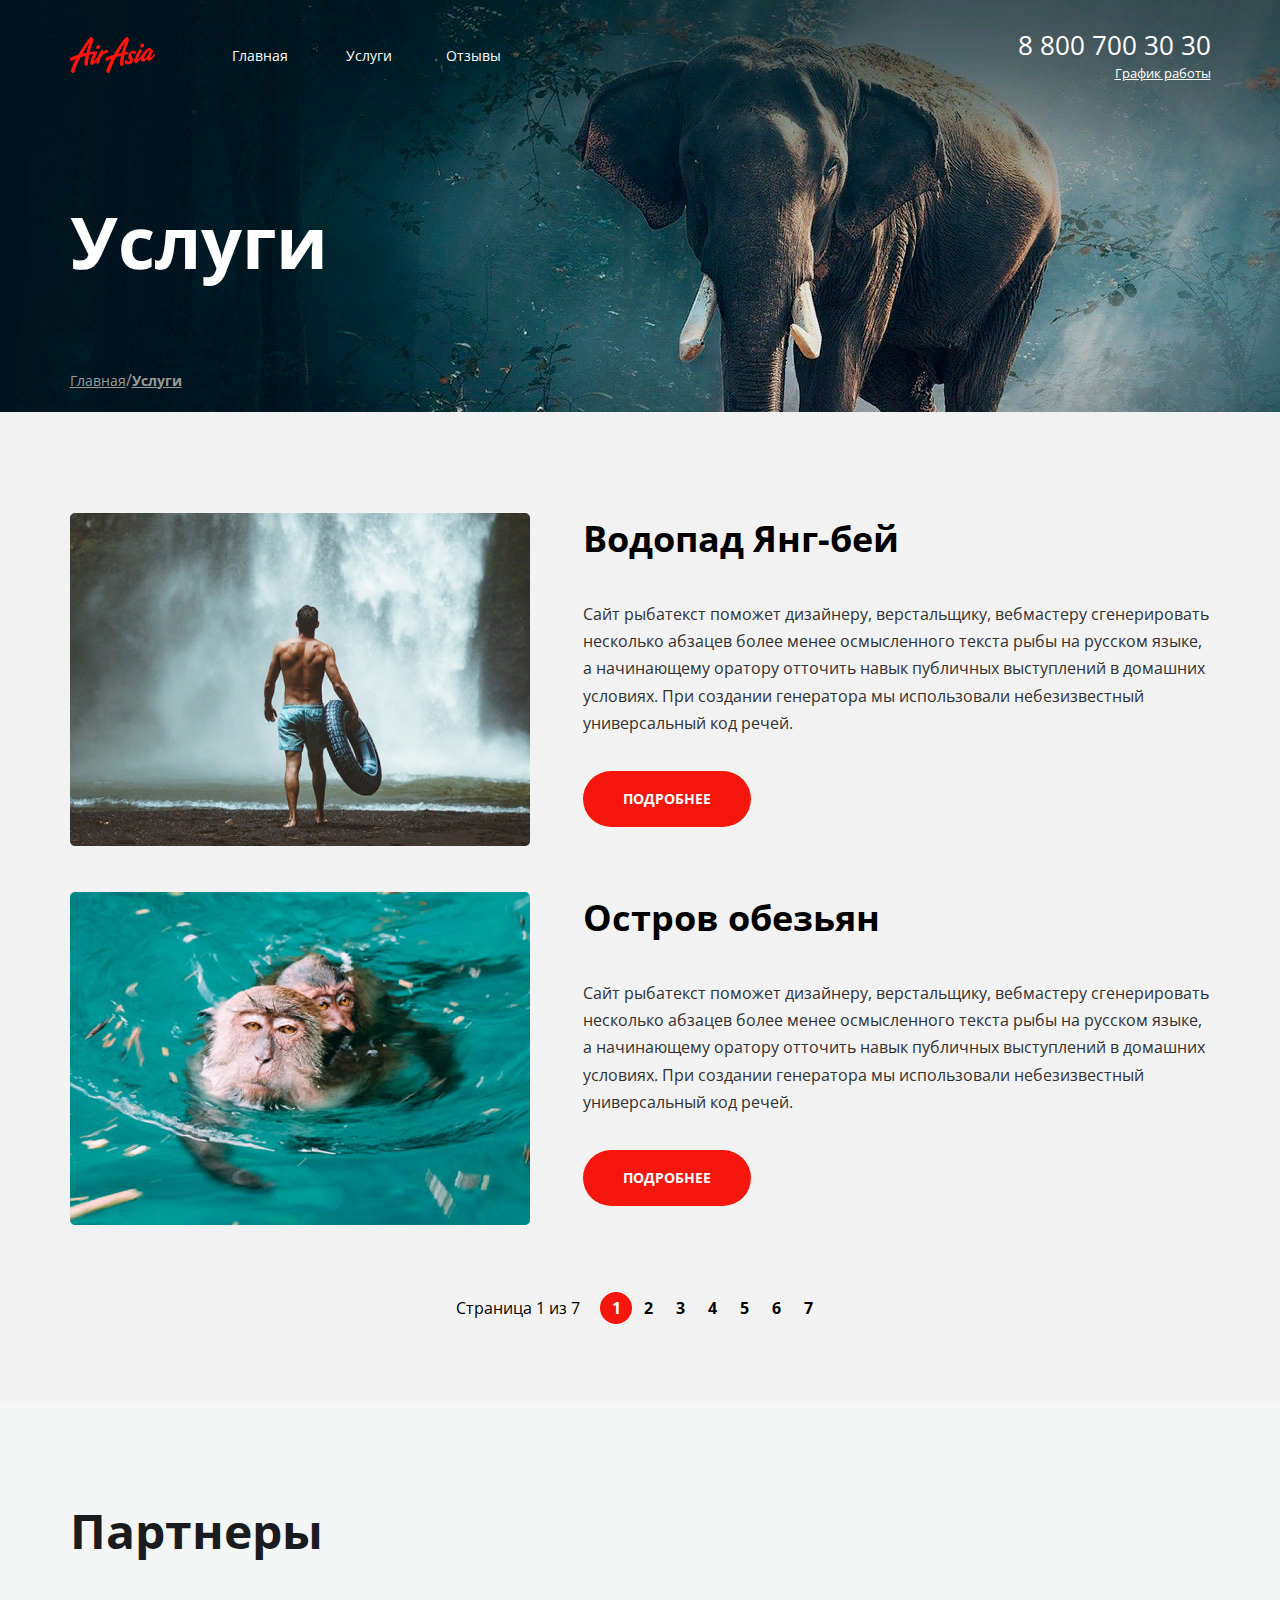
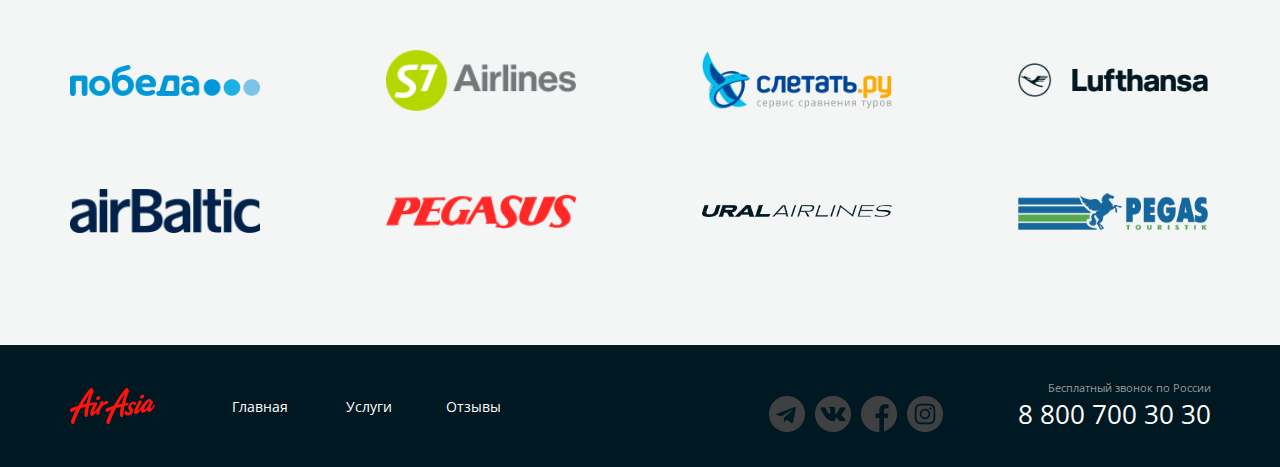
<file: services.html>
<!DOCTYPE html>
<html lang="ru">

<head>
    <meta charset="UTF-8">
    <meta http-equiv="X-UA-Compatible" content="IE=edge">
    <meta name="viewport" content="width=1200, initial-scale=1.0">
    <link rel="stylesheet" href="normalize.css">
    <link href="https://fonts.googleapis.com/css2?family=Open+Sans:wght@400;700&family=Roboto:wght@100&display=swap"
        rel="stylesheet">
    <link rel="stylesheet" href="main.css">
    <title>Air Asia</title>

</head>

<body>
    <div class="wrapper">
        <section class="top-line">
            <div class="container top-line__container">
                <header class="header">
                    <div class="header__col">
                        <a href="/" class="logo">
                            <img src="./img/logo.png" alt="air asia logo">
                        </a>
                        <nav class="menu">
                            <ul class="menu__list">
                                <li class="menu__item"> <a href="./index.html" class="menu__link">Главная</a></li>
                                <li class="menu__item menu__item--active"> <a href="./services.html" class="menu__link">Услуги</a>
                                <li class="menu__item"> <a href="#" class="menu__link">Отзывы</a>
                            </ul>
                        </nav>
                    </div>
                    <div class="header__col header__col--align--right">
                        <address class="contacts">
                            <a href="tel:+8 800 700 30 30" class="contacts__phone">8 800 700 30 30</a>
                            <div class="contacts__dropdown-title">График работы</div>
                        </address>
                    </div>
                </header>
                <h1 class="page-title">Услуги</h1>
                <nav class="breadcrumbs">
                    <ul class="breadcrumbs__list">
                        <li class="breadcrumbs__item">
                            <a href="./index.html" class="breadcrumbs__link">Главная</a>
                        </li>
                        <li class="breadcrumbs__item breadcrumbs__item--active">
                            <a href="./services.html" class="breadcrumbs__link">Услуги</a>
                        </li>
                    </ul>
                </nav>
            </div>
        </section>
        <main class="page-content">
            <div class="container">
                <ul class="services">
                    <li class="services__item">
                        <a href="#" class="service">
                            <div class="service__img">
                                <img src="./img/waterfall.png" alt="waterfall" class="service__img-elem">
                            </div>
                            <div class="service__content">
                                <h2 class="service__title">
                                    Водопад Янг-бей
                                </h2>
                                <div class="service__desc">
                                    <p>
                                        Сайт рыбатекст поможет дизайнеру, верстальщику, вебмастеру сгенерировать несколько абзацев более менее осмысленного текста рыбы на русском языке, а начинающему оратору отточить навык публичных выступлений в домашних условиях. При создании генератора мы использовали небезизвестный универсальный код речей. 
                                    </p>
                                </div>
                                <div class="btn btn--color--white">Подробнее</div>
                            </div>
                        </a>
                    </li>
                    <li class="services__item">
                        <a href="#" class="service">
                            <div class="service__img">
                                <img src="./img/monkeys.png" alt="monkeys" class="service__img-elem">
                            </div>
                            <div class="service__content">
                                <h2 class="service__title">
                                    Остров обезьян
                                </h2>
                                <div class="service__desc">
                                    <p>
                                        Сайт рыбатекст поможет дизайнеру, верстальщику, вебмастеру сгенерировать несколько абзацев более менее осмысленного текста рыбы на русском языке, а начинающему оратору отточить навык публичных выступлений в домашних условиях. При создании генератора мы использовали небезизвестный универсальный код речей. 
                                    </p>
                                </div>
                                <div class="btn">Подробнее</div>
                            </div>
                        </a>
                        
                    </li>
                </ul>
                <div class="pager pager--theme--dark">
                    <div class="pager__display">Страница 1 из 7</div>
                    <ul class="pager__list">
                        <li class="pager__item pager__item--active"> <a href="#" class="pager__link">1</a></li>
                        <li class="pager__item"> <a href="#" class="pager__link">2</a></li>
                        <li class="pager__item"> <a href="#" class="pager__link">3</a></li>
                        <li class="pager__item"> <a href="#" class="pager__link">4</a></li>
                        <li class="pager__item"> <a href="#" class="pager__link">5</a></li>
                        <li class="pager__item"> <a href="#" class="pager__link">6</a></li>
                        <li class="pager__item"> <a href="#" class="pager__link">7</a></li>
                    </ul>
                </div>
            </div>
        </main>

        <section class="inner-section inner-section--bg--grey">
            <div class="container">
                <h2 class="inner-section__title">Партнеры</h2>
                <ul class="partners">
                    <li class="partner__item">
                        <a href="#" class="partners__link">
                            <img src="./img/partners/pobeda.png" alt="pobeda">
                        </a>
                    </li>
                    <li class="partner__item">
                        <a href="#" class="partners__link">
                            <img src="./img/partners/s7.png" alt="s7">
                        </a>
                    </li>
                    <li class="partner__item">
                        <a href="#" class="partners__link">
                            <img src="./img/partners/lets-fly.png" alt="lets-fly">
                        </a>
                    </li>
                    <li class="partner__item">
                        <a href="#" class="partners__link">
                            <img src="./img/partners/lufthansa.png" alt="lufthansa">
                        </a>
                    </li>
                    <li class="partner__item">
                        <a href="#" class="partners__link">
                            <img src="./img/partners/airbaltic.png" alt="airbaltic">
                        </a>
                    </li>
                    <li class="partner__item">
                        <a href="#" class="partners__link">
                            <img src="./img/partners/pegasus.png" alt="pegasus">
                        </a>
                    </li>
                    <li class="partner__item">
                        <a href="#" class="partners__link">
                            <img src="./img/partners/ural.png" alt="ural">
                        </a>
                    </li>
                    <li class="partner__item">
                        <a href="#" class="partners__link">
                            <img src="./img/partners/pegas.png" alt="pegas">
                        </a>
                    </li>
                </ul>
            </div>
        </section>

        <footer class="inner-footer">
            <div class="container">
                <div class="footer">
                    <div class="footer__col">
                        <a href="/" class="logo">
                            <img src="./img/logo.png" alt="air asia logo">
                        </a>
                        <nav class="menu">
                            <ul class="menu__list">
                                <li class="menu__item"> <a href="./index.html" class="menu__link">Главная</a></li>
                                <li class="menu__item menu__item--active"> <a href="./services.html" class="menu__link">Услуги</a>
                                <li class="menu__item"> <a href="#" class="menu__link">Отзывы</a>
                            </ul>
                        </nav>
                    </div>
                    <div class="footer__col footer__col--align--right">
                        <ul class="socials">
                            <li class="socials__item socials__item--icon--telegram">
                                <a href="#" class="socials__link"></a>
                            </li>
                            <li class="socials__item socials__item--icon--vk">
                                <a href="#" class="socials__link"></a>
                            </li>
                            <li class="socials__item socials__item--icon--fb">
                                <a href="#" class="socials__link"></a>
                            </li>
                            <li class="socials__item socials__item--icon--insta">
                                <a href="#" class="socials__link"></a>
                            </li>
                        </ul>
                        <address class="contacts">
                            <div class="contacts__desc">Бесплатный звонок по России</div>
                            <a href="tel:+8 800 700 30 30" class="contacts__phone">8 800 700 30 30</a>
                        </address>
                    </div>
                </div>
            </div>
        </footer>

    </div>
</body>

</html>
</file>
<file: main.css>
@import url(./css/header.css);
@import url(./css/section.css);
@import url(./css/news.css);
@import url(./css/about.css);
@import url(./css/footer.css);

body {
    font-family: "Open Sans", Helvetica, sans-serif;
    color: #fff;
    font-size: 16px;
    line-height: 1.42;
    background:#001821;
    -webkit-font-smoothing: antialiased;
    -moz-osx-font-smoothing: grayscale;
}

a { 
    color: inherit; /*наследует значение от родительского элемента*/
}

.container {
    margin: 0 auto; /*выравнивание по центру. Сверху 0, по центру - автоматически*/
    width: 1141px;
}



ul {
    padding: 0;
    margin: 0;
}

ul li { 
    list-style: none; /*убрать стиль списка(точки)*/
}

h1, h2, h3, h4, h5, h6 {
    margin: 0;
    font-weight: normal;
}

p {
    margin-top: 0;
}

* {
    box-sizing: border-box; /*чтобы pading'и не растягивали блок*/
}

img {
    display: block; 
    min-width: 100%;
}

body, html {  /*растягиваем на всю высоту*/
    height: 100%;
}

.wrapper {  /*привязываем футер к низу*/
    display: flex;
    flex-direction: column;
    min-height: 100%;
    overflow: hidden; /*чтобы не было скрола*/
    min-width: 1200px;
}

.main-page-wrapper {
    background: url(./img/1.png) center top no-repeat, url(./img/2.png) right bottom 307px no-repeat;
}

.hero__text-section {
    width: 48%; /*ширина блока*/
}

.hero__title {
    font-size: 72px;
    font-weight: bold;
    line-height: 98px;
    margin-bottom: 27px;
}

.hero__subtitle {
    font-size: 18px;
    font-style: normal;
    margin-bottom: 27px;
}

.btn {
    background: #F5170E;
    border-radius: 35px;
    padding: 18px 40px;
    color: #fff;
    font-size: 14px;
    font-weight: bold;
    text-decoration: none;
    text-transform: uppercase; /*текст в верхнем регистре*/
    display: inline-block;
}

.btn:hover {
    box-shadow: 0 0 20px 0 #fd480693;
}

/* services page*/

.top-line {
    min-height: 412px;
    display: flex;
    flex-direction: column;
    padding-bottom: 20px;
    background: #001821 url(./img/servicesheadline.png) right 50% top no-repeat;
}

.top-line__container {
    flex: 1;
    display: flex;flex-direction: column;
    justify-content: space-between;
}

.page-title {
    font-size: 72px;
    line-height: 1;
    font-weight: bold;
}

.breadcrumbs__list {
    display: flex;
    align-items: center;
}

.breadcrumbs__item {
    display: flex;
    align-items: center;
}

.breadcrumbs__item--active .breadcrumbs__link {
    font-weight: bold;
}

.breadcrumbs__item::after {
    content: "/ ";
    color: #9A9A9A;
}

.breadcrumbs__item:last-child::after {
    display: none;
}

.breadcrumbs__link {
    color: #9A9A9A;
    font-size: 14px;
}

.page-content {
    background: #f2f2f2;
    color: #303030;
    padding: 78px 0;
}

.services {
    margin-bottom: 44px;
}

.service {
    display: flex;
    padding: 23px 0;
    text-decoration: none;
}

.service:hover {
    background:#9A9A9A;
}

.service:hover .btn {
    background:white;
    color: #F5170E;
    border: 1px solid #F5170E;
}

.service__img {
    width: 40%;
    margin-right: 5%;
}

.service__content {
    flex: 1;
}

.service__title {
    font-size: 36px;
    font-weight: bold;
    margin-bottom: 37px;
    color: #000;
}

.service__desc {
    line-height: 1.7;
    margin-bottom: 34px;
}

.pager--theme--dark {
    color: #000;
}

.pager--theme--dark .pager__item--active .pager__link {
    color:#fff;
    background: #F5170E
}

.inner-section {
    background:#fff;
    color: #1A1B1E;
    padding: 95px 0 38px;
}

.inner-section--bg--grey {
    background: #F4F5F5;
}

.inner-section__title {
    font-size: 48px;
    font-weight: bold;
    margin-bottom: 80px;
}

.partners {
    display: flex;
    flex-wrap: wrap;
}

.partner__item {
    margin-right: 126px;
    margin-bottom: 61px;
}

.partner__item:nth-child(4n) {
    margin-right: 0;
}

.partners__link {
    text-decoration: none;
    display: flex;
    width: 190px;
    height: 70px;
    align-items: center;
    justify-content: center;
}

.partners__link:hover {
    filter: grayscale(100%);
}
</file>
